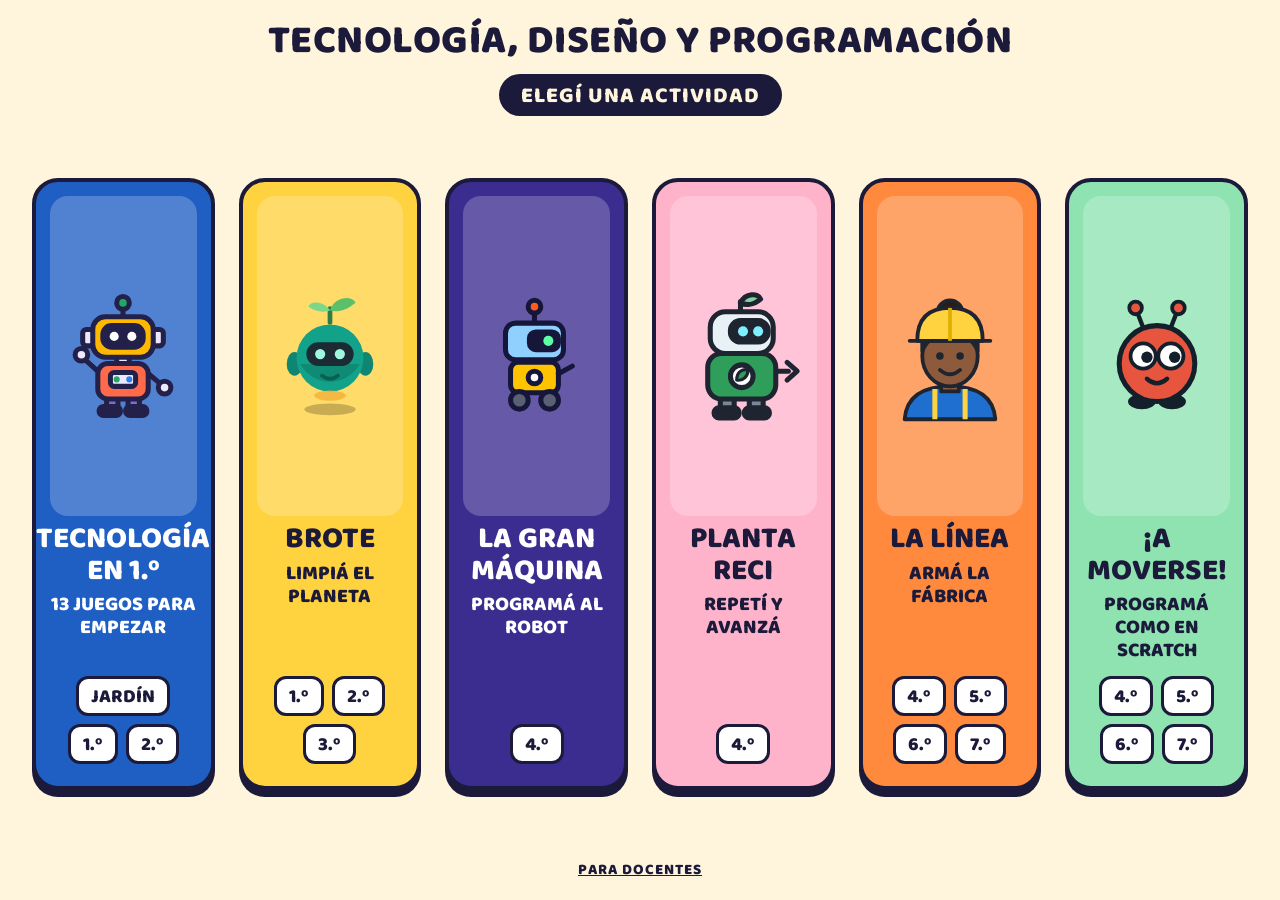
<file: index.html>
<!DOCTYPE html>
<html lang="es">
<head>
<meta charset="utf-8">
<meta name="viewport" content="width=device-width, initial-scale=1">
<title>Tecnología, Diseño y Programación</title>
<meta name="description" content="Actividades de Tecnología, Diseño y Programación para la escuela primaria.">
<link rel="icon" href="img/robot-tecnologia-1.svg" type="image/svg+xml">
<link rel="preconnect" href="https://fonts.googleapis.com">
<link rel="preconnect" href="https://fonts.gstatic.com" crossorigin>
<link rel="stylesheet" href="https://fonts.googleapis.com/css2?family=Baloo+2:wght@600;800&family=Noto+Color+Emoji&display=swap">
<link rel="stylesheet" href="estilos.css">
</head>
<body class="portada">
<main class="pagina">
  <header class="cabecera">
    <h1 class="titulo">TECNOLOGÍA, DISEÑO Y PROGRAMACIÓN</h1>
    <p class="etiqueta">ELEGÍ UNA ACTIVIDAD</p>
  </header>

  <nav class="grilla" id="grilla" aria-label="Actividades"></nav>

  <footer class="pie">
    <a class="link-docentes" href="docentes.html">PARA DOCENTES</a>
  </footer>
</main>

<script src="actividades.js"></script>
<script>
(function () {
  var grilla = document.getElementById('grilla');
  var lista = window.ACTIVIDADES || [];

  function el(etiqueta, clase, texto) {
    var nodo = document.createElement(etiqueta);
    if (clase) nodo.className = clase;
    if (texto) nodo.textContent = texto;
    return nodo;
  }

  lista.forEach(function (a) {
    var tarjeta = el('a', 'tarjeta');
    tarjeta.href = a.url;
    tarjeta.style.backgroundColor = a.fondo;
    tarjeta.style.color = a.texto;
    tarjeta.setAttribute('aria-label', a.nombre + '. ' + a.frase + '. Grados: ' + a.grados.join(', '));

    var dibujo = el('span', 'tarjeta-dibujo');
    var img = el('img');
    img.src = 'img/' + a.dibujo;
    img.alt = '';
    dibujo.appendChild(img);

    var grados = el('span', 'tarjeta-grados');
    a.grados.forEach(function (g) { grados.appendChild(el('span', 'grado', g)); });

    tarjeta.appendChild(dibujo);
    tarjeta.appendChild(el('span', 'tarjeta-nombre', a.nombre));
    tarjeta.appendChild(el('span', 'tarjeta-frase', a.frase));
    tarjeta.appendChild(grados);
    grilla.appendChild(tarjeta);
  });
})();
</script>
</body>
</html>
</file>
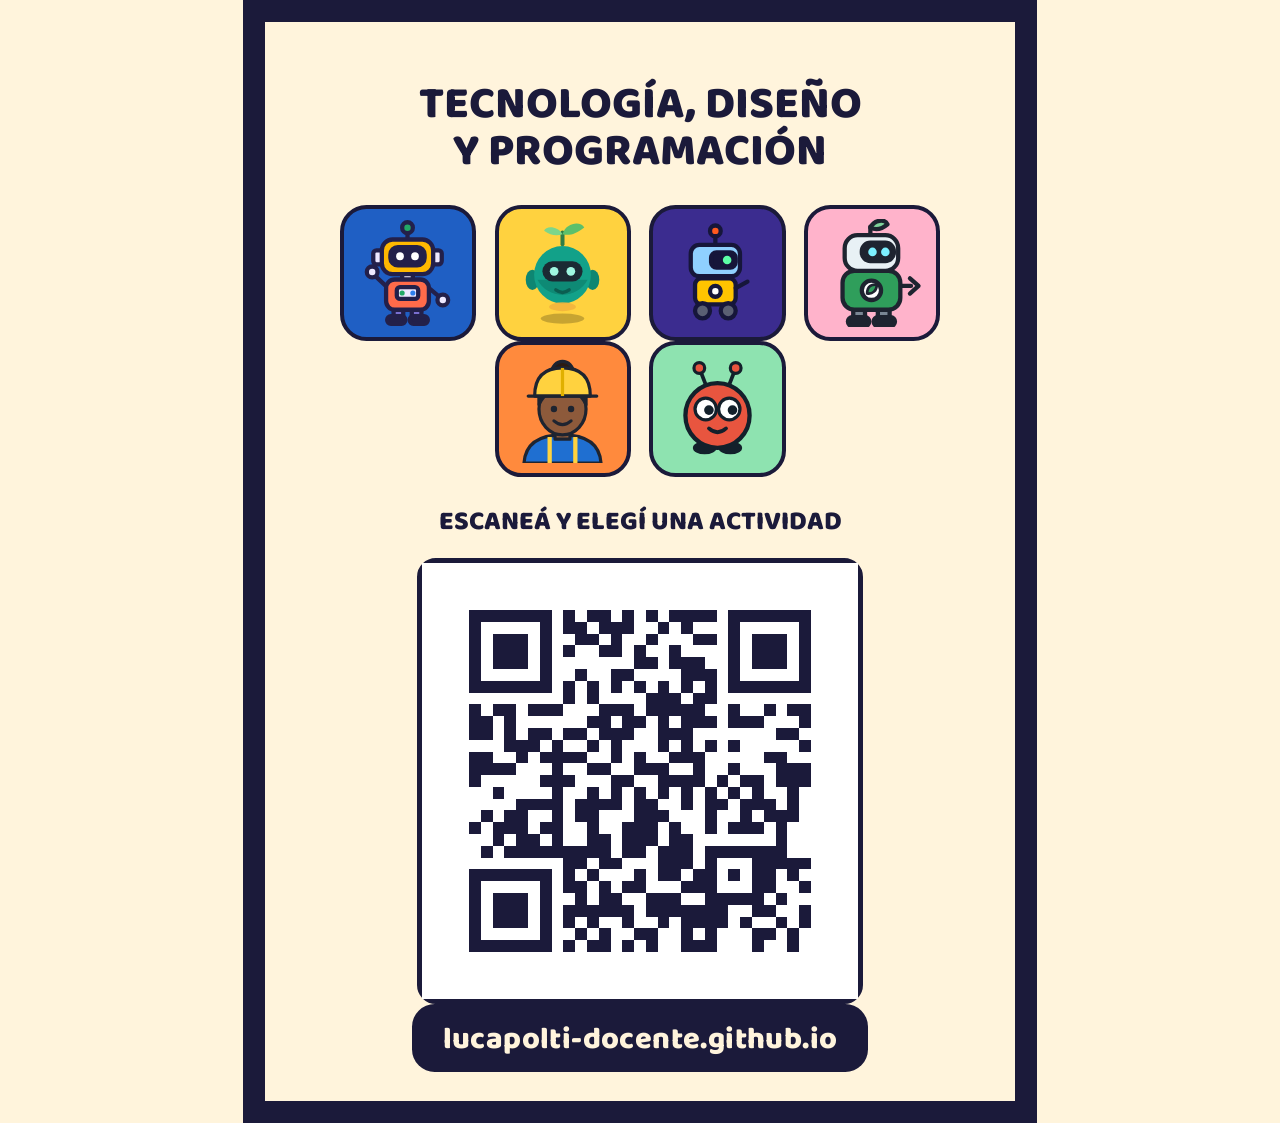
<file: cartel.html>
<!DOCTYPE html>
<html lang="es">
<head>
<meta charset="utf-8">
<meta name="viewport" content="width=device-width, initial-scale=1">
<title>Cartel para el aula</title>
<!-- Fuente del cartel-aula.pdf. Para rehacerlo: abrir en Chrome → Imprimir → A4, sin márgenes, con gráficos de fondo → Guardar como PDF. -->
<link rel="preconnect" href="https://fonts.googleapis.com">
<link rel="preconnect" href="https://fonts.gstatic.com" crossorigin>
<link rel="stylesheet" href="https://fonts.googleapis.com/css2?family=Baloo+2:wght@600;800&family=Noto+Color+Emoji&display=swap">
<style>
  @page { size: A4; margin: 0; }
  * { box-sizing: border-box; }
  html, body { margin: 0; padding: 0; background: #FFF4DC; }
  body {
    color: #1B1A3A;
    font-family: "Baloo 2", "Trebuchet MS", Arial, Helvetica, "Segoe UI Emoji", "Apple Color Emoji", "Noto Color Emoji", sans-serif;
    text-transform: uppercase;
    -webkit-print-color-adjust: exact;
    print-color-adjust: exact;
  }
  .hoja {
    width: 210mm;
    height: 297mm;
    margin: 0 auto;
    padding: 16mm 14mm 14mm;
    display: flex;
    flex-direction: column;
    align-items: center;
    text-align: center;
    border: 6mm solid #1B1A3A;
    overflow: hidden;
  }
  h1 { margin: 0; font-size: 34pt; line-height: 1.02; font-weight: 800; }
  .dibujos { display: flex; flex-wrap: wrap; justify-content: center; margin: 8mm 0 6mm; }
  .dibujo {
    width: 36mm; height: 36mm; margin: 0 2.5mm;
    border: 1.2mm solid #1B1A3A; border-radius: 7mm;
    display: flex; align-items: center; justify-content: center;
  }
  .dibujo img { width: 84%; height: 84%; }
  .consigna { margin: 0 0 4mm; font-size: 20pt; font-weight: 800; }
  .qr { width: 118mm; height: 118mm; border: 1.5mm solid #1B1A3A; border-radius: 5mm; background: #FFFFFF; }
  .qr img { display: block; width: 100%; height: 100%; }
  .direccion {
    margin-top: auto;
    padding: 3mm 8mm 2mm;
    background: #1B1A3A; color: #FFF4DC;
    border-radius: 6mm;
    font-size: 23pt; font-weight: 800;
    text-transform: lowercase;
    letter-spacing: .3pt;
  }
</style>
</head>
<body>
<div class="hoja">
  <h1>TECNOLOGÍA, DISEÑO<br>Y PROGRAMACIÓN</h1>
  <div class="dibujos" id="dibujos"></div>
  <p class="consigna">ESCANEÁ Y ELEGÍ UNA ACTIVIDAD</p>
  <div class="qr"><img src="img/qr.svg" alt="Código QR"></div>
  <p class="direccion">lucapolti-docente.github.io</p>
</div>
<script src="actividades.js"></script>
<script>
(function () {
  var caja = document.getElementById('dibujos');
  (window.ACTIVIDADES || []).forEach(function (a) {
    var d = document.createElement('div');
    d.className = 'dibujo';
    d.style.backgroundColor = a.fondo;
    var img = document.createElement('img');
    img.src = 'img/' + a.dibujo;
    img.alt = '';
    d.appendChild(img);
    caja.appendChild(d);
  });
})();
</script>
</body>
</html>
</file>
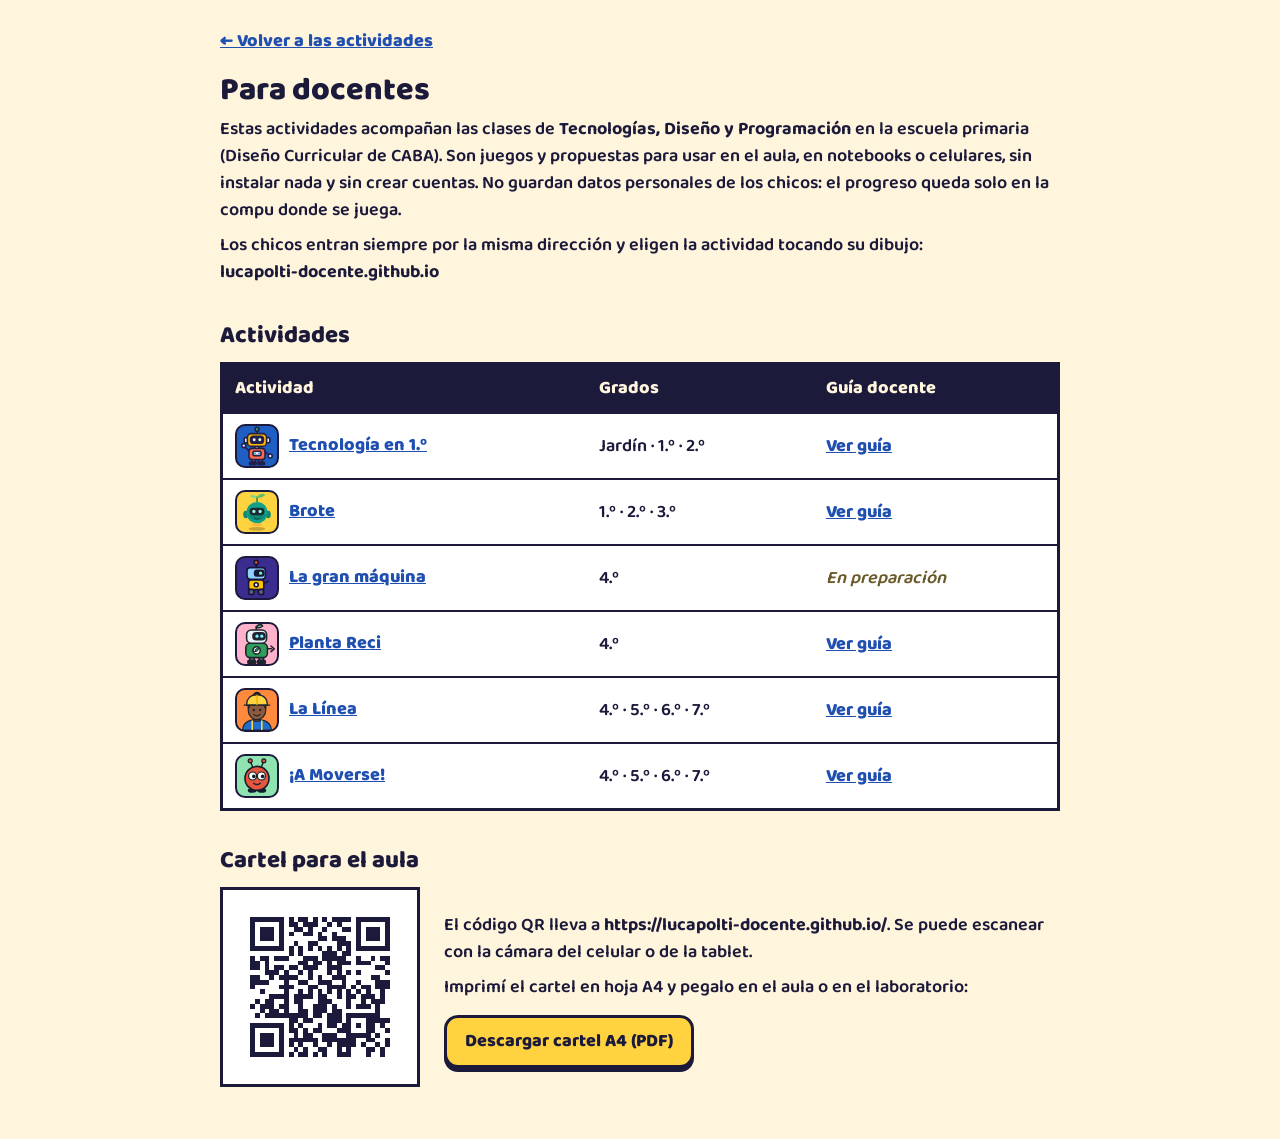
<file: docentes.html>
<!DOCTYPE html>
<html lang="es">
<head>
<meta charset="utf-8">
<meta name="viewport" content="width=device-width, initial-scale=1">
<title>Para docentes · Tecnología, Diseño y Programación</title>
<link rel="icon" href="img/robot-tecnologia-1.svg" type="image/svg+xml">
<link rel="preconnect" href="https://fonts.googleapis.com">
<link rel="preconnect" href="https://fonts.gstatic.com" crossorigin>
<link rel="stylesheet" href="https://fonts.googleapis.com/css2?family=Baloo+2:wght@600;800&family=Noto+Color+Emoji&display=swap">
<link rel="stylesheet" href="estilos.css">
</head>
<body class="docentes">
<main class="hoja">
  <a class="volver" href="index.html">← Volver a las actividades</a>

  <h1>Para docentes</h1>
  <p>Estas actividades acompañan las clases de <b>Tecnologías, Diseño y Programación</b> en la escuela primaria
    (Diseño Curricular de CABA). Son juegos y propuestas para usar en el aula, en notebooks o celulares, sin instalar nada
    y sin crear cuentas. No guardan datos personales de los chicos: el progreso queda solo en la compu donde se juega.</p>
  <p>Los chicos entran siempre por la misma dirección y eligen la actividad tocando su dibujo:
    <b style="white-space: nowrap">lucapolti-docente.github.io</b></p>

  <h2>Actividades</h2>
  <table class="tabla" id="tabla">
    <thead>
      <tr><th>Actividad</th><th>Grados</th><th>Guía docente</th></tr>
    </thead>
    <tbody></tbody>
  </table>

  <h2>Cartel para el aula</h2>
  <div class="qr-bloque">
    <img src="img/qr.svg" alt="Código QR de https://lucapolti-docente.github.io/">
    <div class="texto">
      <p>El código QR lleva a <b>https://lucapolti-docente.github.io/</b>. Se puede escanear con la cámara del celular
        o de la tablet.</p>
      <p>Imprimí el cartel en hoja A4 y pegalo en el aula o en el laboratorio:</p>
      <p><a class="boton" href="cartel-aula.pdf">Descargar cartel A4 (PDF)</a></p>
    </div>
  </div>
</main>

<script src="actividades.js"></script>
<script>
(function () {
  var cuerpo = document.querySelector('#tabla tbody');
  (window.ACTIVIDADES || []).forEach(function (a) {
    var fila = document.createElement('tr');

    var celdaNombre = document.createElement('td');
    var mini = document.createElement('span');
    mini.className = 'mini';
    mini.style.backgroundColor = a.fondo;
    var img = document.createElement('img');
    img.src = 'img/' + a.dibujo;
    img.alt = '';
    mini.appendChild(img);
    var enlace = document.createElement('a');
    enlace.href = a.url;
    enlace.textContent = a.nombre;
    celdaNombre.appendChild(mini);
    celdaNombre.appendChild(enlace);

    var celdaGrados = document.createElement('td');
    celdaGrados.textContent = a.grados.join(' · ');

    var celdaGuia = document.createElement('td');
    if (a.docentes) {
      var guia = document.createElement('a');
      guia.href = a.docentes;
      guia.textContent = 'Ver guía';
      celdaGuia.appendChild(guia);
    } else {
      celdaGuia.className = 'pendiente';
      celdaGuia.textContent = 'En preparación';
    }

    fila.appendChild(celdaNombre);
    fila.appendChild(celdaGrados);
    fila.appendChild(celdaGuia);
    cuerpo.appendChild(fila);
  });
})();
</script>
</body>
</html>
</file>
<file: estilos.css>
/* Portada de actividades. Sin CSS muy nuevo: nada de inset, :has, @container, nesting, aspect-ratio ni clamp. */
:root {
  --fondo: #FFF4DC;
  --tinta: #1B1A3A;
  --blanco: #FFFFFF;
  --letra: "Baloo 2", "Trebuchet MS", Arial, Helvetica, "Liberation Sans", "Segoe UI Emoji", "Apple Color Emoji", "Noto Color Emoji", sans-serif;
}

* { box-sizing: border-box; }

html, body { margin: 0; padding: 0; }

body {
  background: var(--fondo);
  color: var(--tinta);
  font-family: var(--letra);
  font-weight: 600;
  -webkit-text-size-adjust: 100%;
}

/* ---------- Portada (para chicos) ---------- */

.portada { text-transform: uppercase; overflow-x: hidden; }

.pagina {
  max-width: 1320px;
  margin: 0 auto;
  padding: 20px 32px 12px;
  min-height: 100vh;
  display: flex;
  flex-direction: column;
}

.cabecera { text-align: center; margin-bottom: 18px; }

.titulo {
  margin: 0;
  font-size: 40px;
  line-height: 1.05;
  font-weight: 800;
  letter-spacing: .5px;
}

.etiqueta {
  display: inline-block;
  margin: 12px 0 0;
  padding: 4px 22px 2px;
  border-radius: 999px;
  background: var(--tinta);
  color: var(--fondo);
  font-size: 22px;
  font-weight: 800;
  letter-spacing: 1px;
}

.grilla {
  display: grid;
  /* en pantallas anchas, todas las actividades en una sola fila, sean las que sean */
  grid-auto-flow: column;
  grid-auto-columns: minmax(0, 1fr);
  grid-gap: 24px;
  gap: 24px;
  align-items: stretch;
  margin-top: auto;
  margin-bottom: auto;
}

.tarjeta {
  display: flex;
  flex-direction: column;
  align-items: center;
  text-align: center;
  padding: 14px 14px 18px;
  border: 4px solid var(--tinta);
  border-radius: 26px;
  box-shadow: 0 7px 0 var(--tinta);
  text-decoration: none;
  transition: transform .12s ease, box-shadow .12s ease;
}

.tarjeta:hover,
.tarjeta:focus {
  transform: translateY(-4px);
  box-shadow: 0 11px 0 var(--tinta);
  outline: none;
}

.tarjeta:focus { box-shadow: 0 11px 0 var(--tinta), 0 0 0 6px var(--fondo), 0 0 0 10px var(--tinta); }

.tarjeta:active { transform: translateY(4px); box-shadow: 0 3px 0 var(--tinta); }

.tarjeta-dibujo {
  display: flex;
  align-items: center;
  justify-content: center;
  width: 100%;
  height: 36vh;
  min-height: 150px;
  max-height: 320px;
  margin-bottom: 8px;
  border-radius: 18px;
  background: rgba(255, 255, 255, .22);
}

.tarjeta-dibujo img {
  display: block;
  width: 86%;
  height: 86%;
}

.tarjeta-nombre {
  font-size: 30px;
  line-height: 1.05;
  font-weight: 800;
}

.tarjeta-frase {
  margin-top: 6px;
  font-size: 20px;
  line-height: 1.15;
  font-weight: 800;
}

.tarjeta-grados {
  display: flex;
  flex-wrap: wrap;
  justify-content: center;
  margin-top: auto;
  padding-top: 10px;
}

.grado {
  margin: 4px;
  padding: 3px 12px 1px;
  border: 3px solid var(--tinta);
  border-radius: 12px;
  background: var(--blanco);
  color: var(--tinta);
  font-size: 19px;
  font-weight: 800;
  white-space: nowrap;
}

.pie { padding-top: 18px; text-align: center; }

.link-docentes {
  display: inline-block;
  padding: 6px 12px;
  color: var(--tinta);
  font-size: 15px;
  font-weight: 800;
  letter-spacing: 1px;
}

/* Notebook mediana */
@media (max-width: 1150px) {
  .pagina { padding-left: 20px; padding-right: 20px; }
  .titulo { font-size: 32px; }
  .grilla { grid-gap: 16px; gap: 16px; }
  .tarjeta-nombre { font-size: 24px; }
  .tarjeta-frase { font-size: 17px; }
  .grado { font-size: 16px; padding: 2px 9px 0; }
}

/* Pantallas bajas (notebook con barras del navegador) */
@media (max-height: 730px) and (min-width: 821px) {
  .pagina { padding-top: 12px; }
  .cabecera { margin-bottom: 12px; }
  .titulo { font-size: 30px; }
  .etiqueta { margin-top: 8px; font-size: 18px; }
  .tarjeta-dibujo { height: 26vh; }
  .tarjeta-nombre { font-size: 24px; }
  .tarjeta-frase { font-size: 16px; }
}

/* Celular y tablet angosta: de a 2 por fila, se scrollea */
@media (max-width: 820px) {
  .pagina { padding: 16px 16px 8px; }
  .titulo { font-size: 26px; }
  .etiqueta { font-size: 17px; margin-top: 10px; padding: 3px 16px 1px; }
  .grilla { grid-auto-flow: row; grid-template-columns: repeat(2, minmax(0, 1fr)); grid-gap: 14px; gap: 14px; }
  .tarjeta { padding: 10px 8px 12px; border-radius: 20px; border-width: 3px; box-shadow: 0 5px 0 var(--tinta); }
  .tarjeta-dibujo { height: 150px; min-height: 0; border-radius: 14px; }
  .tarjeta-nombre { font-size: 21px; }
  .tarjeta-frase { font-size: 15px; }
  .grado { font-size: 15px; margin: 2px; padding: 2px 6px 0; border-width: 2px; border-radius: 10px; }
}

@media (max-width: 360px) {
  .titulo { font-size: 22px; }
  .tarjeta-nombre { font-size: 18px; }
  .tarjeta-dibujo { height: 120px; }
}

@media (prefers-reduced-motion: reduce) {
  .tarjeta { transition: none; }
}

/* ---------- Página para docentes ---------- */

.docentes .hoja {
  max-width: 880px;
  margin: 0 auto;
  padding: 28px 20px 40px;
  font-size: 18px;
  line-height: 1.5;
}

.docentes h1 { margin: 0 0 4px; font-size: 32px; line-height: 1.1; font-weight: 800; }
.docentes h2 { margin: 32px 0 8px; font-size: 24px; font-weight: 800; }
.docentes p { margin: 8px 0; }
.docentes a { color: #1F4FB0; font-weight: 800; }
.docentes .volver { display: inline-block; margin-bottom: 18px; }

.tabla {
  width: 100%;
  border-collapse: collapse;
  background: var(--blanco);
  border: 3px solid var(--tinta);
}

.tabla th, .tabla td {
  padding: 10px 12px;
  border-bottom: 2px solid var(--tinta);
  text-align: left;
  vertical-align: middle;
}

.tabla th { background: var(--tinta); color: var(--fondo); font-weight: 800; }

.tabla .mini {
  display: inline-block;
  width: 44px;
  height: 44px;
  margin-right: 10px;
  vertical-align: middle;
  border: 2px solid var(--tinta);
  border-radius: 10px;
}

.tabla .mini img { display: block; width: 100%; height: 100%; }

.pendiente { color: #6A5A2A; font-style: italic; }

.qr-bloque {
  display: flex;
  flex-wrap: wrap;
  align-items: center;
  margin-top: 8px;
}

.qr-bloque img {
  width: 200px;
  height: 200px;
  margin: 0 24px 12px 0;
  padding: 8px;
  background: var(--blanco);
  border: 3px solid var(--tinta);
}

.qr-bloque .texto { flex: 1 1 260px; }

.boton {
  display: inline-block;
  margin: 6px 8px 6px 0;
  padding: 10px 18px;
  border: 3px solid var(--tinta);
  border-radius: 14px;
  background: #FFD23F;
  color: var(--tinta) !important;
  text-decoration: none;
  box-shadow: 0 4px 0 var(--tinta);
}

@media (max-width: 560px) {
  .docentes .hoja { padding: 20px 16px 32px; font-size: 16px; }
  .docentes h1 { font-size: 26px; }
  .tabla th, .tabla td { padding: 8px 6px; font-size: 15px; }
  .tabla .mini { display: none; }
}
</file>
